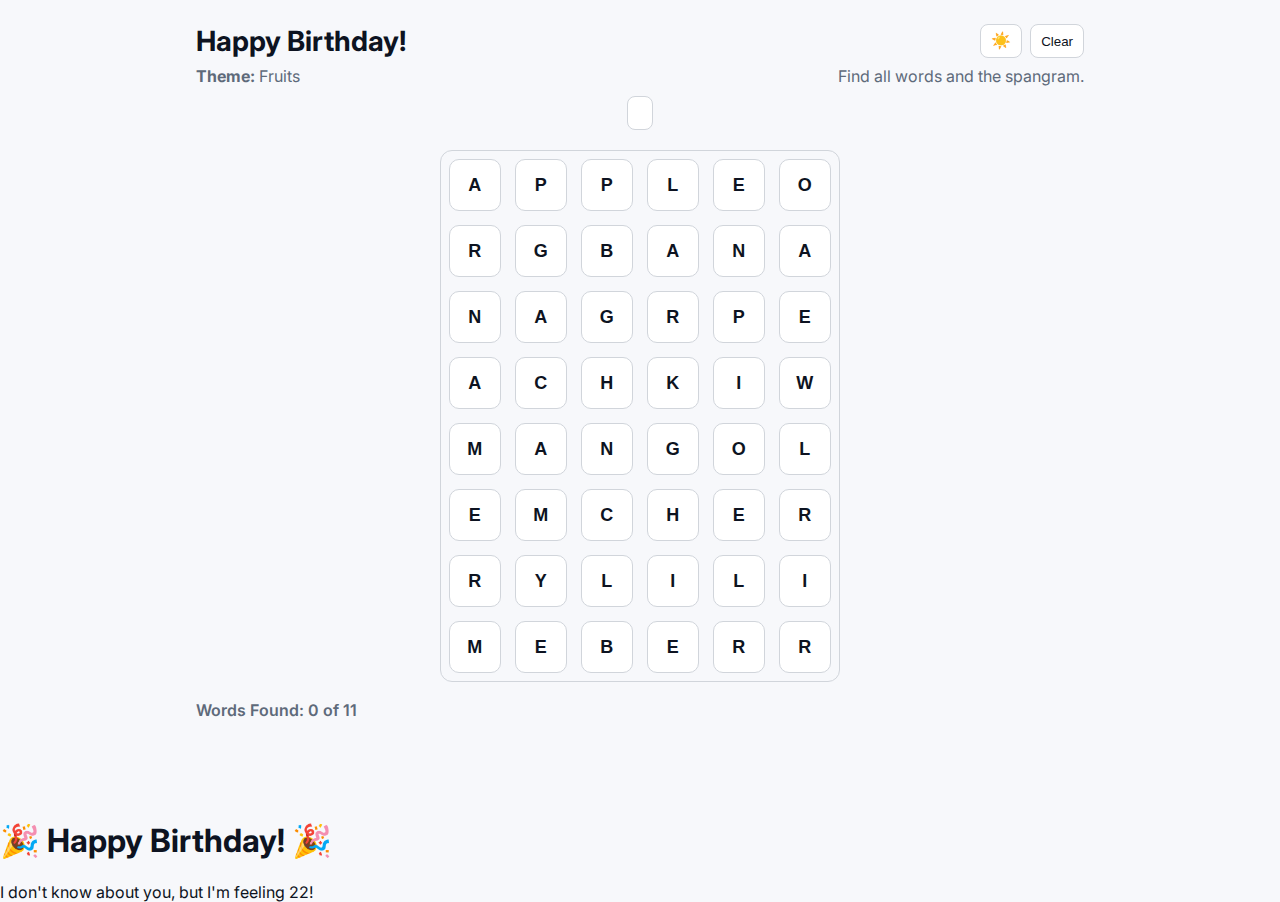
<file: index.html>
<!DOCTYPE html>
<html lang="en">
  <head>
    <meta charset="utf-8" />
    <meta name="viewport" content="width=device-width, initial-scale=1" />
    <title>Happy Birthday!</title>
    <link rel="preconnect" href="https://fonts.googleapis.com" />
    <link rel="preconnect" href="https://fonts.gstatic.com" crossorigin />
    <link
      href="https://fonts.googleapis.com/css2?family=Inter:wght@400;600;700&display=swap"
      rel="stylesheet"
    />
    <link rel="stylesheet" href="styles.css" />
  </head>
  <body>
    <div class="app">
      <header class="app-header">
        <h1 class="title">Happy Birthday!</h1>
        <div class="controls">
          <select
            id="puzzleSelect"
            aria-label="Select puzzle"
            style="display: none"
          ></select>
          <button
            id="themeToggle"
            class="theme-toggle"
            type="button"
            title="Toggle dark mode"
            aria-label="Toggle dark mode"
          >
            <span id="themeIcon" class="icon" aria-hidden="true">☀️</span>
          </button>
          <button id="restartBtn" type="button">Clear</button>
        </div>
      </header>

      <section class="meta">
        <div class="theme">
          <strong>Theme:</strong> <span id="themeText">Feeling 22</span>
        </div>
        <div class="status" id="statusText">
          Find all words and the spangram.
        </div>
      </section>

      <section class="tracker">
        <div id="currentSelection" class="current-selection" aria-live="polite">
          &nbsp;
        </div>
      </section>

      <main class="board-container">
        <div
          id="board"
          class="board"
          aria-label="Letter grid"
          role="grid"
        ></div>
        <svg id="pathOverlay" class="overlay" aria-hidden="true"></svg>
      </main>

      <section class="found">
        <h2 id="foundHeader">Words found: 0 of 0</h2>
        <ul id="foundList" class="found-list"></ul>
      </section>
    </div>

    <!-- Victory celebration -->
    <div id="celebration" class="celebration hidden">
      <div class="celebration-content">
        <h1 class="celebration-title">🎉 Happy Birthday! 🎉</h1>
        <p class="celebration-message">
          I don't know about you, but I'm feeling 22!
        </p>
      </div>
      <div id="balloon-container" class="balloon-container"></div>
    </div>

    <script src="script.js"></script>
  </body>
</html>
</file>
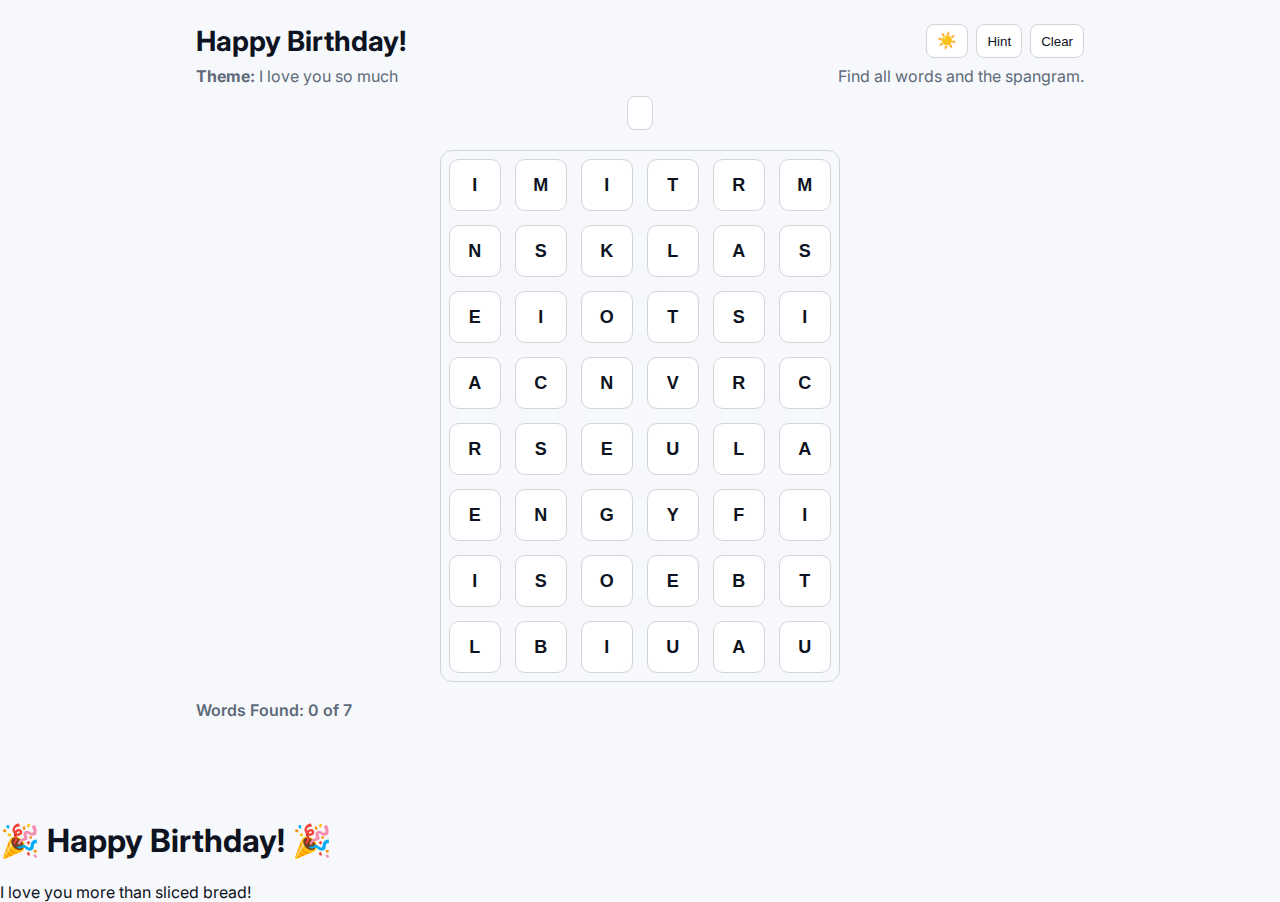
<file: cathy.html>
<!DOCTYPE html>
<html lang="en">
  <head>
    <meta charset="utf-8" />
    <meta name="viewport" content="width=device-width, initial-scale=1" />
    <title>Happy Birthday!</title>
    <link rel="preconnect" href="https://fonts.googleapis.com" />
    <link rel="preconnect" href="https://fonts.gstatic.com" crossorigin />
    <link
      href="https://fonts.googleapis.com/css2?family=Inter:wght@400;600;700&display=swap"
      rel="stylesheet"
    />
    <link rel="stylesheet" href="styles.css" />
  </head>
  <body>
    <div class="app">
      <header class="app-header">
        <h1 class="title">Happy Birthday!</h1>
        <div class="controls">
          <select
            id="puzzleSelect"
            aria-label="Select puzzle"
            style="display: none"
          ></select>
          <button
            id="themeToggle"
            class="theme-toggle"
            type="button"
            title="Toggle dark mode"
            aria-label="Toggle dark mode"
          >
            <span id="themeIcon" class="icon" aria-hidden="true">☀️</span>
          </button>
          <button id="hintBtn" type="button">Hint</button>
          <button id="restartBtn" type="button">Clear</button>
        </div>
      </header>

      <section class="meta">
        <div class="theme">
          <strong>Theme:</strong> <span id="themeText">Feeling 22</span>
        </div>
        <div class="status" id="statusText">
          Find all words and the spangram.
        </div>
      </section>

      <section class="tracker">
        <div id="currentSelection" class="current-selection" aria-live="polite">
          &nbsp;
        </div>
      </section>

      <main class="board-container">
        <div
          id="board"
          class="board"
          aria-label="Letter grid"
          role="grid"
        ></div>
        <svg id="pathOverlay" class="overlay" aria-hidden="true"></svg>
      </main>

      <section class="found">
        <h2 id="foundHeader">Words found: 0 of 0</h2>
        <ul id="foundList" class="found-list"></ul>
      </section>
    </div>

    <!-- Victory celebration -->
    <div id="celebration" class="celebration hidden">
      <div class="celebration-content">
        <h1 class="celebration-title">🎉 Happy Birthday! 🎉</h1>
        <p class="celebration-message">I love you more than sliced bread!</p>
      </div>
      <div id="balloon-container" class="balloon-container"></div>
    </div>

    <script src="cathy.js"></script>
  </body>
</html>
</file>
<file: styles.css>
/* Light theme (default) */
:root {
  --bg: #f7f8fb;
  --panel: #ffffff;
  --text: #0d1321;
  --muted: #5e6a7a;
  --primary: #2563eb;
  --accent: #059669;
  --warn: #b45309;
  --error: #dc2626;
  --tile: #ffffff;
  --tile-border: #d1d5db;
  /* Line colors (light) — match tile backgrounds exactly */
  --line-selected: #dbeafe; /* same as .tile.selected bg */
  --line-locked: #85e8a1; /* same as .tile.locked bg */
  --line-spangram: #ffdba0; /* same as .tile.spangram bg */
  --line-incorrect: #ff8888; /* same as .tile.incorrect bg */
}

/* Dark theme */
:root[data-theme="dark"] {
  --bg: #0b0c10;
  --panel: #12141a;
  --text: #f2ecde;
  --muted: #9aa3b2;
  --primary: #61dafb;
  --accent: #7cf29c;
  --warn: #ffcc66;
  --error: #ff6b6b;
  --tile: #263143;
  --tile-border: #3b4a62;
  /* Line colors (dark) — match tile backgrounds exactly */
  --line-selected: #3d63a3; /* same as .tile.selected bg */
  --line-locked: #194325; /* same as .tile.locked bg */
  --line-spangram: #673905; /* same as .tile.spangram bg */
  --line-incorrect: #4c0f0f; /* same as .tile.incorrect bg */
}

* {
  box-sizing: border-box;
}
html,
body {
  height: 100%;
}
body {
  margin: 0;
  font-family: Inter, system-ui, -apple-system, Segoe UI, Roboto, Helvetica,
    Arial, "Apple Color Emoji", "Segoe UI Emoji";
  background: var(--bg);
  color: var(--text);
}

.app {
  max-width: 920px;
  margin: 0 auto;
  padding: 24px 16px 48px;
}

.app-header {
  display: flex;
  justify-content: space-between;
  align-items: center;
}
.title {
  font-size: 28px;
  margin: 0;
}
.controls {
  display: flex;
  gap: 8px;
}
.controls select,
.controls button {
  background: var(--panel);
  color: var(--text);
  border: 1px solid var(--tile-border);
  padding: 8px 10px;
  border-radius: 8px;
}
.controls button {
  cursor: pointer;
}

.meta {
  margin-top: 8px;
  color: var(--muted);
  display: flex;
  justify-content: space-between;
  gap: 16px;
}

.tracker {
  margin-top: 10px;
  display: flex;
  justify-content: center;
}
.current-selection {
  min-height: 28px;
  display: inline-flex;
  align-items: center;
  padding: 6px 10px;
  border-radius: 8px;
  background: var(--panel);
  border: 1px solid var(--tile-border);
  font-weight: 700;
  letter-spacing: 0.04em;
}

.board-container {
  margin-top: 20px;
  display: flex;
  justify-content: center;
  position: relative;
}
.board {
  display: inline-grid;
  grid-template-columns: repeat(6, max-content);
  gap: 14px;
  background: rgba(255, 255, 255, 0.03);
  border: 1px solid var(--tile-border);
  padding: 8px;
  border-radius: 12px;
}

.overlay {
  position: absolute;
  pointer-events: none;
  top: 0;
  left: 0;
  width: 100%;
  height: 100%;
}
.tile {
  user-select: none;
  width: 52px;
  height: 52px;
  display: flex;
  align-items: center;
  justify-content: center;
  background: var(--tile);
  border: 1px solid var(--tile-border);
  border-radius: 10px;
  font-weight: 700;
  font-size: 18px;
  letter-spacing: 0.02em;
  color: var(--text);
  transition: transform 120ms ease, background 120ms ease, color 120ms ease;
}
.tile:hover {
  transform: translateY(-1px);
}
.tile.selected {
  background: #dbeafe;
  border-color: #bfdbfe;
}
.tile.locked {
  background: #85e8a1;
  border-color: #3bb15a;
  color: #1b5e20;
}
.tile.spangram {
  background: #ffdba0;
  border-color: #ffb94f;
  color: #9c4221;
}
.tile.incorrect {
  background: #ff8888;
  border-color: #c55555;
  color: #991b1b;
}

/* Dark-specific states */
:root[data-theme="dark"] .tile.selected {
  background: #3d63a3;
  border-color: #2f4566;
}
:root[data-theme="dark"] .tile.locked {
  background: #194325;
  border-color: #3b8559;
  color: #84e0a0;
}
:root[data-theme="dark"] .tile.spangram {
  background: #673905;
  border-color: #bb721f;
  color: #ca7e5b;
}
:root[data-theme="dark"] .tile.incorrect {
  background: #4c0f0f;
  border-color: #6a2c32;
  color: #c87c7c;
}

.found {
  margin-top: 18px;
}
.found h2 {
  font-size: 16px;
  color: var(--muted);
  font-weight: 600;
}
.found-list {
  list-style: none;
  padding: 0;
  display: flex;
  gap: 8px;
  flex-wrap: wrap;
}
.badge {
  background: var(--panel);
  border: 1px solid var(--tile-border);
  padding: 6px 10px;
  border-radius: 999px;
}
.badge.spangram {
  border-color: var(--warn);
  color: var(--warn);
}

.app-footer {
  margin-top: 28px;
  display: flex;
  justify-content: space-between;
  align-items: center;
  color: var(--muted);
}

.theme-toggle {
  display: inline-flex;
  align-items: center;
  justify-content: center;
  padding: 8px;
  background: var(--panel);
  border: 1px solid var(--tile-border);
  border-radius: 8px;
  cursor: pointer;
}
.theme-toggle .icon {
  font-size: 16px;
  line-height: 1;
  display: inline-block;
}

@media (max-width: 640px) {
  .tile {
    width: 46px;
    height: 46px;
  }
}
</file>
